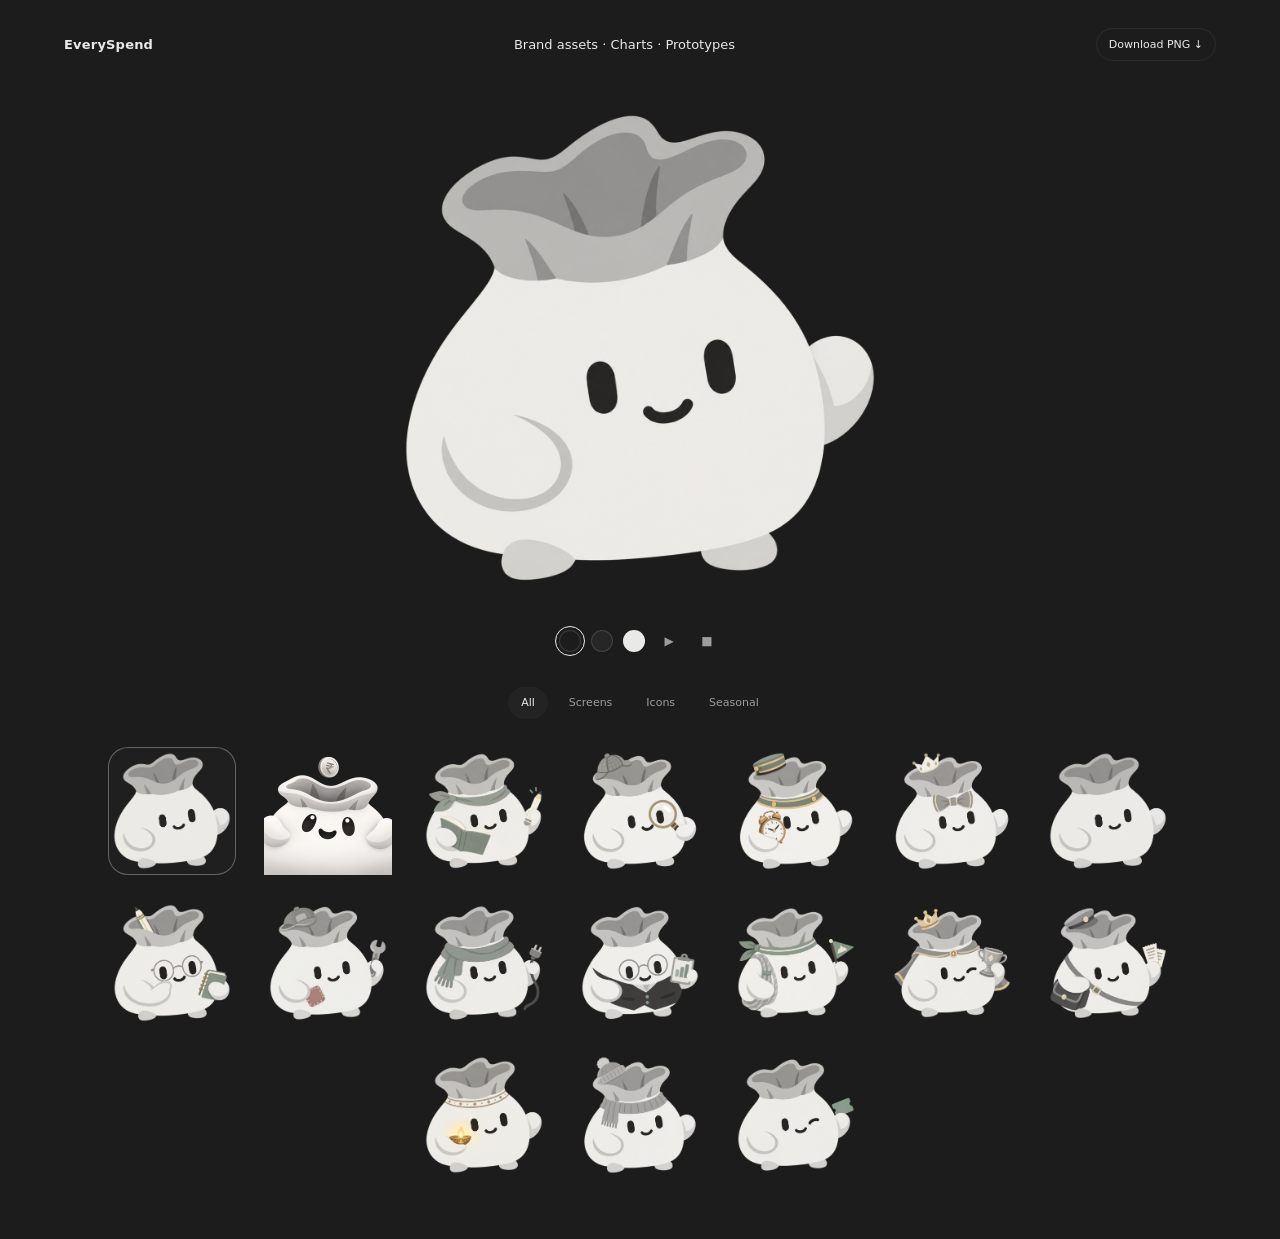
<file: public/branding/index.html>
<!doctype html>
<html lang="en"><head><link rel="icon" type="image/png" href="./assets/images/icon.png"><meta charset="utf-8"><meta name="viewport" content="width=device-width, initial-scale=1"><title>EverySpend · Icon studio</title>
<style>
:root{color-scheme:dark;--bg:#1C1C1C;--text:#E9E9E7;--muted:#9C9C99;--preview-size:clamp(300px,50vw,520px)}
*{box-sizing:border-box}body{margin:0;background:var(--bg);color:var(--text);font:13px/1.4 system-ui,sans-serif}
main{max-width:1200px;margin:auto;padding:20px 24px 60px}header{display:flex;align-items:center;justify-content:space-between;position:sticky;top:0;z-index:1;background:var(--bg);padding:8px 0}
h1{font-size:13px;font-weight:550;letter-spacing:.2px;margin:0}button,a{font:inherit}
button{cursor:pointer;color:inherit}a{color:inherit;text-decoration:none}
.download{padding:8px 12px;border:1px solid #ffffff12;border-radius:20px;font-size:11px}
.preview{scroll-margin-top:12px}.stage{height:clamp(340px,62vh,620px);display:flex;align-items:center;justify-content:center;border-radius:24px}
.stage img{width:var(--preview-size);height:var(--preview-size);max-width:100%;object-fit:contain}
.controls{display:flex;align-items:center;justify-content:center;gap:10px;margin:0 0 32px}
.surface{width:22px;height:22px;border-radius:50%;border:1px solid #ffffff22;padding:0;background:var(--surface)}
.surface[aria-pressed=true]{outline:1px solid var(--text);outline-offset:3px}
.motion-control{width:28px;height:28px;border:0;border-radius:50%;background:transparent;color:var(--muted);padding:0;font-size:12px}
button:disabled{opacity:.35;cursor:default}
button:focus-visible,a:focus-visible{outline:2px solid var(--text);outline-offset:5px}
.filters{display:flex;justify-content:center;gap:8px;flex-wrap:wrap;margin:0 0 28px}
.filter{border:0;border-radius:20px;padding:8px 13px;background:transparent;color:var(--muted);font-size:11px}
.filter[aria-pressed=true]{color:var(--text);background:#ffffff08}
.gallery{display:flex;flex-wrap:wrap;justify-content:center;gap:24px 28px}
.variant{width:128px;height:128px;display:flex;align-items:center;justify-content:center;border:1px solid transparent;border-radius:20px;background:transparent;padding:0}
.variant[aria-pressed=true]{border-color:#E9E9E755;background:#ffffff04}
.variant img{width:128px;height:128px;object-fit:contain;display:block;pointer-events:none}
.variant:hover{background:#ffffff04}
[hidden]{display:none!important}
@media(max-width:520px){:root{--preview-size:360px}main{padding:16px 14px 40px}.stage{height:390px}.gallery{gap:16px}.variant{width:96px;height:96px}.variant img{width:96px;height:96px}}
</style></head><body><main>
<header><h1>EverySpend</h1><nav><a href="brand-assets.html">Brand assets</a> · <a href="charts.html">Charts</a> · <a href="prototypes.html">Prototypes</a></nav><a id="download" class="download" href="./assets/mascot/pouch/screens/normal.png" download>Download PNG ↓</a></header>
<div id="preview" class="preview"><div id="stage" class="stage"><img id="hero" src="./assets/mascot/pouch/screens/normal.png" alt="Pocket · Normal"></div></div>
<div class="controls" aria-label="Preview controls">
<button class="surface" data-color="#1C1C1C" style="--surface:#1C1C1C" aria-label="Graphite background" title="Graphite background" aria-pressed="true"></button>
<button class="surface" data-color="#262626" style="--surface:#262626" aria-label="Card background" title="Card background" aria-pressed="false"></button>
<button class="surface" data-color="#E9E9E7" style="--surface:#E9E9E7" aria-label="Light background" title="Light background" aria-pressed="false"></button>
<button id="play" class="motion-control" aria-label="Play motion" title="Play motion">▶</button>
<button id="stop" class="motion-control" aria-label="Stop motion" title="Stop motion">■</button>
</div>
<div class="filters" aria-label="Artwork groups">
<button class="filter" data-group="all" aria-pressed="true">All</button>
<button class="filter" data-group="screens" aria-pressed="false">Screens</button>
<button class="filter" data-group="icons" aria-pressed="false">Icons</button>
<button class="filter" data-group="seasonal" aria-pressed="false">Seasonal</button>
</div>
<div id="gallery" class="gallery" aria-label="Choose artwork"></div>
</main><script>const assets = {
  "screen-normal": {
    "key": "screen-normal",
    "name": "Pocket \u00b7 Normal",
    "group": "icons",
    "src": "./assets/mascot/pouch/screens/normal.png",
    "motion": "settle"
  },
  "launcher": {
    "key": "launcher",
    "name": "Pocket \u00b7 App icon",
    "group": "icons",
    "src": "./assets/images/icon.png",
    "motion": "settle"
  },
  "screen-empty": {
    "key": "screen-empty",
    "name": "Pocket \u00b7 Empty view",
    "group": "screens",
    "src": "./assets/mascot/pouch/screens/empty.png",
    "motion": "settle"
  },
  "screen-search": {
    "key": "screen-search",
    "name": "Pocket \u00b7 Search",
    "group": "screens",
    "src": "./assets/mascot/pouch/screens/search.png",
    "motion": "settle"
  },
  "screen-reminders": {
    "key": "screen-reminders",
    "name": "Pocket \u00b7 Reminders",
    "group": "screens",
    "src": "./assets/mascot/pouch/screens/reminders.png",
    "motion": "settle"
  },
  "screen-welcome": {
    "key": "screen-welcome",
    "name": "Pocket \u00b7 Welcome",
    "group": "screens",
    "src": "./assets/mascot/pouch/screens/welcome.png",
    "motion": "settle"
  },
  "screen-ai": {
    "key": "screen-ai",
    "name": "Pocket \u00b7 AI assistant",
    "group": "screens",
    "src": "./assets/mascot/pouch/screens/normal.png",
    "motion": "settle"
  },
  "screen-thinking": {
    "key": "screen-thinking",
    "name": "Pocket \u00b7 AI thinking",
    "group": "screens",
    "src": "./assets/mascot/pouch/screens/thinking.png",
    "motion": "pulse"
  },
  "screen-error": {
    "key": "screen-error",
    "name": "Pocket \u00b7 Error",
    "group": "screens",
    "src": "./assets/mascot/pouch/screens/error.png",
    "motion": "settle"
  },
  "screen-offline": {
    "key": "screen-offline",
    "name": "Pocket \u00b7 Offline",
    "group": "screens",
    "src": "./assets/mascot/pouch/screens/offline.png",
    "motion": "settle"
  },
  "screen-analytics": {
    "key": "screen-analytics",
    "name": "Pocket \u00b7 Analytics",
    "group": "screens",
    "src": "./assets/mascot/pouch/screens/analytics.png",
    "motion": "settle"
  },
  "screen-goals": {
    "key": "screen-goals",
    "name": "Pocket \u00b7 Goals",
    "group": "screens",
    "src": "./assets/mascot/pouch/screens/goals.png",
    "motion": "settle"
  },
  "screen-success": {
    "key": "screen-success",
    "name": "Pocket \u00b7 Success",
    "group": "screens",
    "src": "./assets/mascot/pouch/screens/success.png",
    "motion": "celebrate"
  },
  "screen-sync": {
    "key": "screen-sync",
    "name": "Pocket \u00b7 Sync",
    "group": "screens",
    "src": "./assets/mascot/pouch/screens/sync.png",
    "motion": "pulse"
  },
  "screen-diwali": {
    "key": "screen-diwali",
    "name": "Pocket \u00b7 Diwali",
    "group": "seasonal",
    "src": "./assets/mascot/pouch/screens/diwali.png",
    "motion": "settle"
  },
  "screen-winter": {
    "key": "screen-winter",
    "name": "Pocket \u00b7 Winter",
    "group": "seasonal",
    "src": "./assets/mascot/pouch/screens/winter.png",
    "motion": "settle"
  },
  "screen-offer": {
    "key": "screen-offer",
    "name": "Pocket \u00b7 Offer",
    "group": "seasonal",
    "src": "./assets/mascot/pouch/screens/offer.png",
    "motion": "celebrate"
  }
};
let selected="screen-normal";let playback;
const reduced=matchMedia("(prefers-reduced-motion: reduce)");
const hero=document.getElementById("hero");
function stopMotion(){if(playback)playback.cancel();playback=undefined;}
function entrance(){
 if(reduced.matches)return;
 playback=hero.animate([{opacity:.65,transform:"translateY(8px) scale(.97)"},{opacity:1,transform:"translateY(0) scale(1)"}],
 {duration:180,easing:"cubic-bezier(0.23,1,0.32,1)"});
}
for(const asset of Object.values(assets)){
 const button=document.createElement("button");
 button.className="variant";button.dataset.key=asset.key;button.dataset.group=asset.group;
 button.title=asset.name;button.setAttribute("aria-label",asset.name);button.setAttribute("aria-pressed","false");
 button.innerHTML='<img loading="lazy" src="'+asset.src+'" alt="">';
 button.addEventListener("click",()=>{
  select(asset.key);entrance();
  document.getElementById("preview").scrollIntoView({behavior:reduced.matches?"instant":"smooth",block:"start"});
 });
 document.getElementById("gallery").appendChild(button);
}
function select(key){
 stopMotion();selected=key;const asset=assets[key];
 hero.src=asset.src;hero.alt=asset.name;hero.className="";
 const download=document.getElementById("download");download.href=asset.src;download.setAttribute("aria-label","Download "+asset.name);
 document.querySelectorAll(".variant").forEach(button=>button.setAttribute("aria-pressed",String(button.dataset.key===key)));
 history.replaceState(null,"","#"+key);
}
function filter(group){
 document.querySelectorAll(".variant").forEach(button=>button.hidden=group!=="all"&&button.dataset.group!==group);
 document.querySelectorAll(".filter").forEach(button=>button.setAttribute("aria-pressed",String(button.dataset.group===group)));
}
document.querySelectorAll(".filter").forEach(button=>button.addEventListener("click",()=>filter(button.dataset.group)));
document.querySelectorAll(".surface").forEach(button=>button.addEventListener("click",()=>{
 document.getElementById("stage").style.backgroundColor=button.dataset.color;
 document.querySelectorAll(".surface").forEach(item=>item.setAttribute("aria-pressed",String(item===button)));
}));
function updatePreference(){if(reduced.matches)stopMotion();document.getElementById("play").disabled=reduced.matches;}
document.getElementById("play").addEventListener("click",()=>{
 stopMotion();if(reduced.matches)return;
 const motion=assets[selected].motion;
 if(motion==="pulse")playback=hero.animate([{transform:"translateY(0) scale(1)"},{transform:"translateY(-3px) scale(1.025)",offset:.5},{transform:"translateY(0) scale(1)"}],
 {duration:1200,iterations:Infinity,easing:"cubic-bezier(0.77,0,0.175,1)"});
 else if(motion==="celebrate")playback=hero.animate([{transform:"translateY(0) scale(1)"},{transform:"translateY(-8px) scale(1.03)",offset:.4},{transform:"translateY(0) scale(1)"}],
 {duration:500,easing:"cubic-bezier(0.77,0,0.175,1)"});
 else entrance();
});
document.getElementById("stop").addEventListener("click",stopMotion);
document.addEventListener("visibilitychange",()=>{if(document.hidden)stopMotion();});
reduced.addEventListener("change",updatePreference);updatePreference();
const initial=location.hash.slice(1);select(Object.hasOwn(assets,initial)?initial:"screen-normal");filter("all");
</script></body></html>
</file>
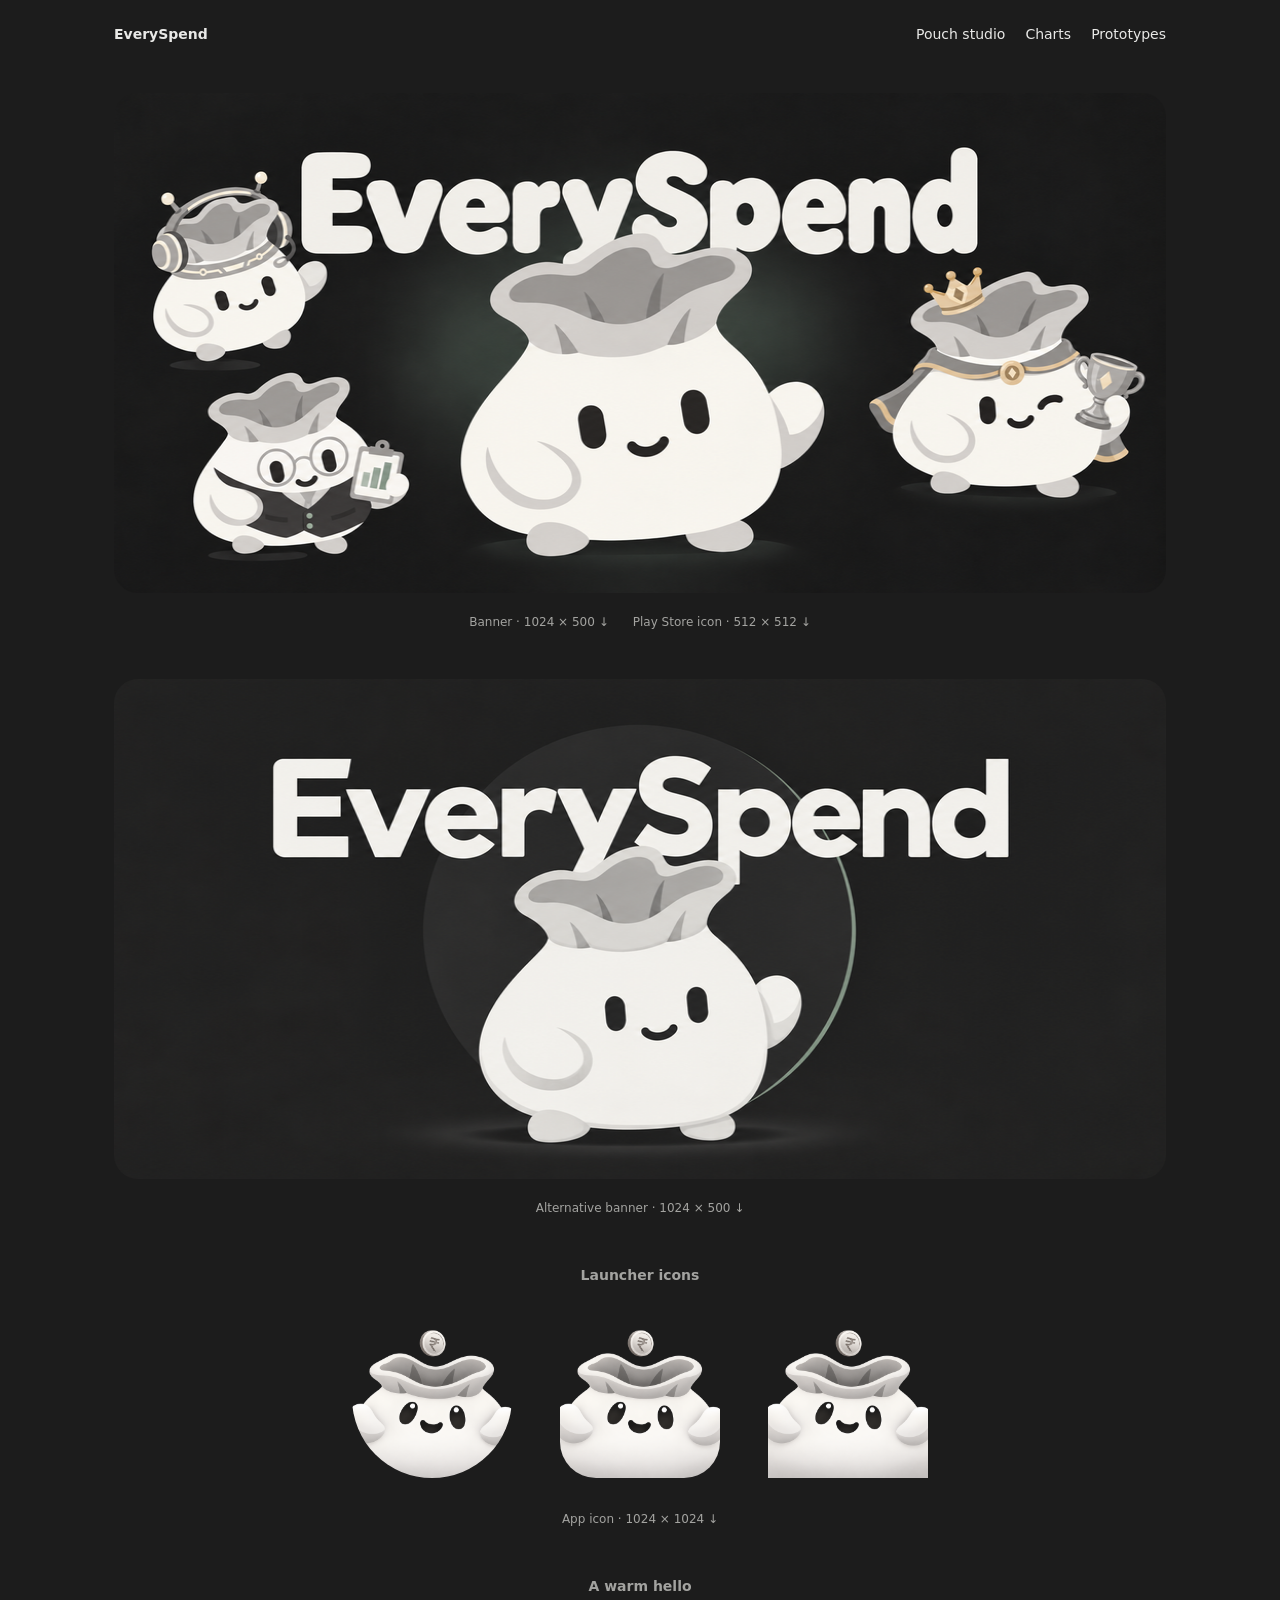
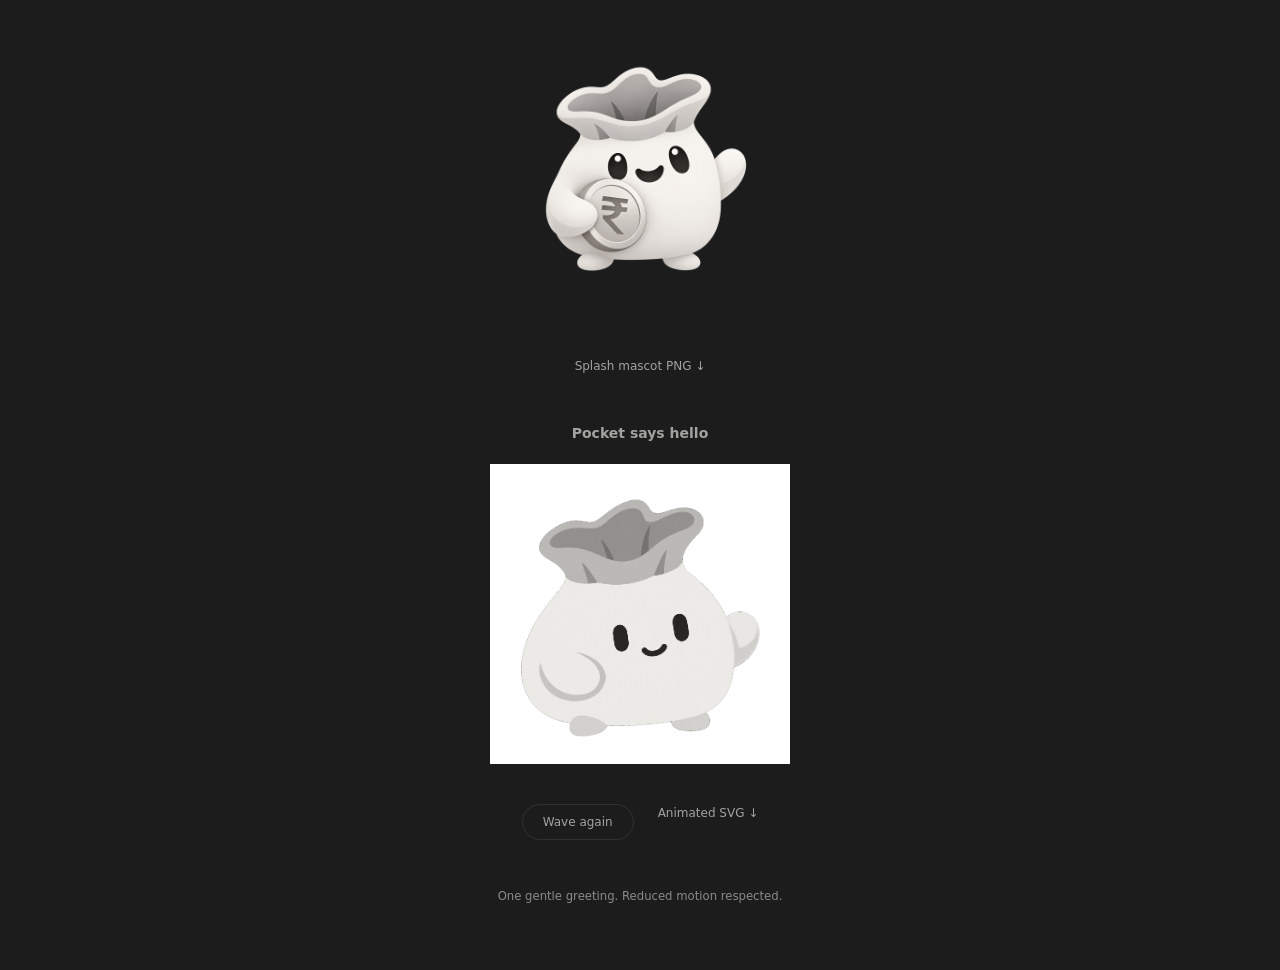
<file: public/branding/brand-assets.html>
<!doctype html>
<html lang="en">
<head>
<meta charset="utf-8"><meta name="viewport" content="width=device-width,initial-scale=1">
<link rel="icon" href="./assets/images/icon.png"><title>EverySpend · Brand assets</title>
<style>
:root{color-scheme:dark}*{box-sizing:border-box}body{margin:0;background:#1C1C1C;color:#E9E9E7;font:14px/1.5 system-ui,sans-serif}main{max-width:1100px;margin:auto;padding:24px 24px 64px}header,nav{display:flex;align-items:center;justify-content:space-between;gap:20px}header{margin-bottom:48px}h1,h2{font-size:14px;font-weight:550;margin:0}a,button{color:inherit;font:inherit;text-decoration:none}a:hover{text-decoration:underline}a:focus-visible,button:focus-visible{outline:2px solid #E9E9E7;outline-offset:4px}.banner{width:100%;display:block;border-radius:24px}.downloads{display:flex;justify-content:center;flex-wrap:wrap;gap:24px;margin:20px 0 48px;color:#A3A3A0;font-size:12px}.icons{display:flex;flex-wrap:wrap;justify-content:center;gap:48px;margin:32px 0}.icons img{width:160px;height:160px;object-fit:contain}.circle{border-radius:50%}.square{border-radius:36px}.wave{display:flex;align-items:center;justify-content:center;min-height:340px}.wave object{width:300px;height:300px;max-width:100%}button{border:1px solid #ffffff18;border-radius:24px;padding:8px 20px;cursor:pointer;background:transparent}.section-title{text-align:center;color:#A3A3A0}small{display:block;text-align:center;color:#8A8A86}@media(max-width:520px){header{align-items:flex-start;gap:12px}nav{gap:12px;flex-wrap:wrap;justify-content:flex-end}.icons{gap:20px}.icons img{width:112px;height:112px}}
</style>
</head>
<body><main>
<header><h1>EverySpend</h1><nav><a href="index.html">Pouch studio</a><a href="charts.html">Charts</a><a href="prototypes.html">Prototypes</a></nav></header>
<img class="banner" src="./assets/store/play-store/feature-graphic-1024x500.png" width="1024" height="500" alt="EverySpend wordmark behind the centered smiling pouch, with AI, analytics and champion companions arranged on graphite.">
<div class="downloads"><a href="./assets/store/play-store/feature-graphic-1024x500.png" download>Banner · 1024 × 500 ↓</a><a href="./assets/store/play-store/icon-512.png" download>Play Store icon · 512 × 512 ↓</a></div>
<img class="banner" src="./assets/store/play-store/feature-graphic-alternative-1024x500.png" width="1024" height="500" alt="EverySpend with one centered smiling pouch, a charcoal circle and subtle sage edge on graphite.">
<div class="downloads"><a href="./assets/store/play-store/feature-graphic-alternative-1024x500.png" download>Alternative banner · 1024 × 500 ↓</a></div>
<h2 class="section-title">Launcher icons</h2>
<div class="icons"><img class="circle" src="./assets/images/icon.png" alt="Centered pouch in a circular icon"><img class="square" src="./assets/images/icon.png" alt="Centered pouch in a rounded-square icon"><img src="./assets/images/icon.png" alt="Square Play Store icon"></div>
<div class="downloads"><a href="./assets/images/icon.png" download>App icon · 1024 × 1024 ↓</a></div>
<h2 class="section-title">A warm hello</h2>
<div class="wave"><img src="./assets/images/splash-icon.png" width="240" height="240" alt="Pocket hugs a rupee coin and waves hello"></div>
<div class="downloads"><a href="./assets/images/splash-icon.png" download>Splash mascot PNG ↓</a></div>
<h2 class="section-title">Pocket says hello</h2>
<div class="wave"><object id="wave" type="image/svg+xml" data="./assets/mascot/pouch/animations/hello.svg" aria-label="Pocket gives a short paw wave"><img src="./assets/mascot/pouch/screens/normal.png" width="300" height="300" alt="Pocket"></object></div>
<div class="downloads"><button id="replay" type="button">Wave again</button><a href="./assets/mascot/pouch/animations/hello.svg" download>Animated SVG ↓</a></div>
<small>One gentle greeting. Reduced motion respected.</small>
</main><script>
document.getElementById("replay").addEventListener("click", () => {
  document.getElementById("wave").data = "./assets/mascot/pouch/animations/hello.svg?replay=" + Date.now();
});
</script></body></html>
</file>
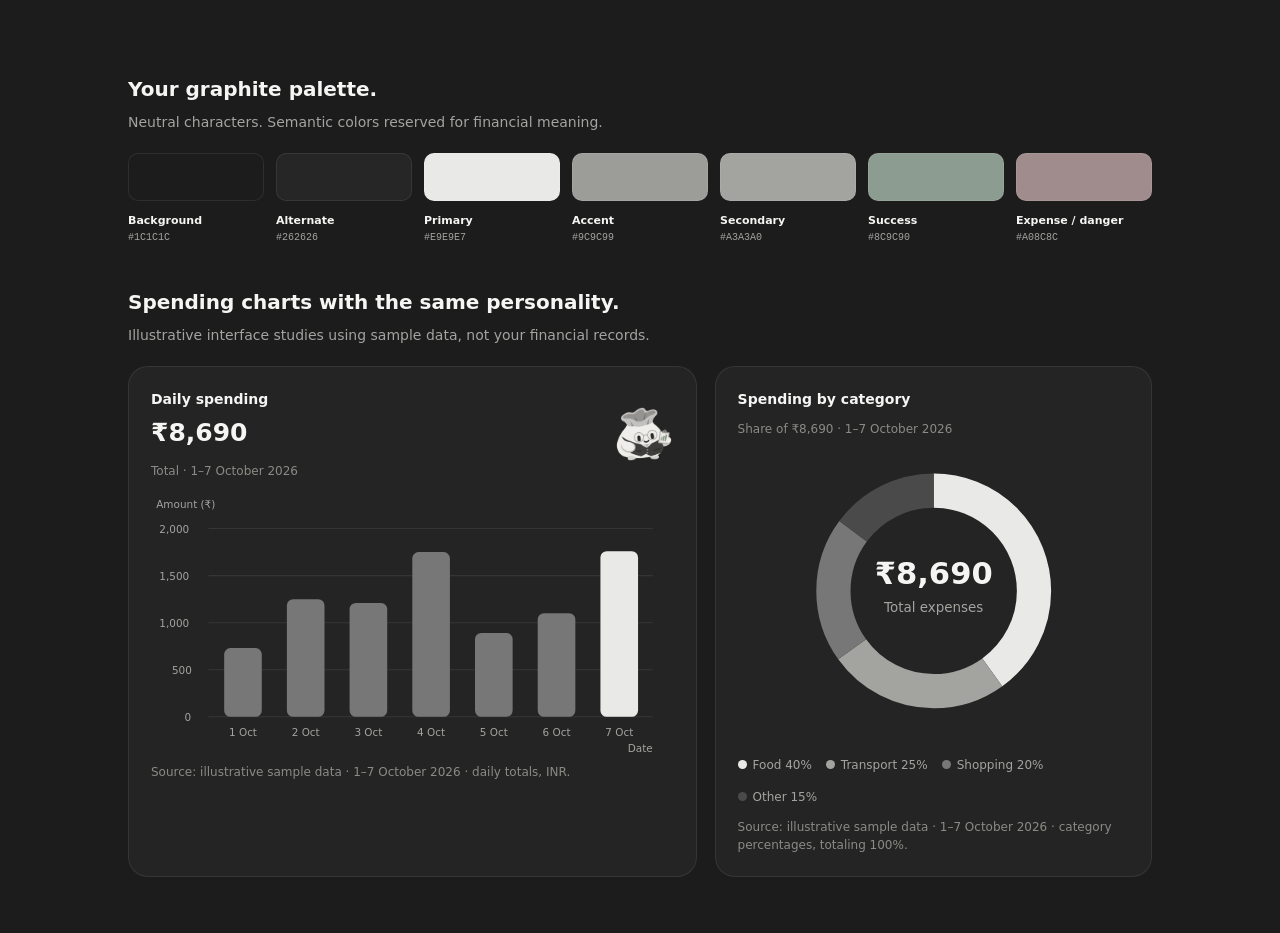
<file: public/branding/charts.html>
<!doctype html><html lang="en"><head><link rel="icon" type="image/png" href="./assets/images/icon.png"><meta charset="utf-8"><meta name="viewport" content="width=device-width, initial-scale=1"><title>EverySpend chart studies</title><style>:root{color-scheme:dark;--bg:#1C1C1C;--alt:#262626;--primary:#E9E9E7;--accent:#9C9C99;--card:#242424;--text:#F5F5F3;--secondary:#A3A3A0;--muted:#8A8A86;--success:#8C9C90;--danger:#A08C8C;--border:rgba(255,255,255,.08)}
*{box-sizing:border-box}
body{margin:0;background:var(--bg);color:var(--text);font:14px/1.5 system-ui,sans-serif}
main{max-width:1080px;margin:auto;padding:32px 28px 56px}
header{display:flex;justify-content:space-between;gap:20px;align-items:center;margin-bottom:30px}
h1,h2,h3,p{margin:0}h1{font-size:24px;letter-spacing:-.8px}h2{font-size:20px;margin-bottom:8px}h3{font-size:14px}
.eyebrow{font-size:10px;letter-spacing:1.8px;color:var(--secondary);text-transform:uppercase;margin-bottom:6px}
.muted{color:var(--secondary)}.caption{font-size:12px;color:var(--muted);margin-top:10px}
.tag{border:1px solid var(--border);border-radius:99px;padding:6px 12px;font-size:11px;white-space:nowrap}
.workspace{display:flex;flex-direction:column;gap:32px}
.preview{width:100%;padding:24px;border:1px solid var(--border);border-radius:24px;background:var(--card);text-align:center}
.stage{height:360px;display:flex;align-items:center;justify-content:center;background:var(--bg);border-radius:18px;overflow:hidden;margin-bottom:20px}
.stage img{width:320px;height:320px;max-width:100%;object-fit:contain}
.stage img.compact{width:218px;height:218px}
.preview>p{max-width:520px;margin-left:auto;margin-right:auto}
.controls{display:flex;justify-content:center;flex-wrap:wrap;gap:8px;margin:14px 0}
button,a{font:inherit}button{cursor:pointer}
.controls button,.filter{border:1px solid var(--border);border-radius:10px;background:var(--alt);color:var(--text);padding:8px 12px;font-size:12px}
button[aria-pressed=true]{border-color:var(--primary);background:var(--bg)}
button:disabled{opacity:.5;cursor:default}
button:focus-visible,a:focus-visible{outline:3px solid var(--primary);outline-offset:4px}
.preview-details{margin:20px auto 0;max-width:540px;padding-top:18px;border-top:1px solid var(--border)}
.preview-details summary{cursor:pointer;font-size:12px;color:var(--secondary)}
.wordmark{display:flex;justify-content:center;gap:10px;align-items:center;margin:18px 0;font-size:25px;font-weight:650;letter-spacing:-1px}
.wordmark img{width:44px;height:44px;object-fit:contain;border-radius:10px}
.crops{display:flex;justify-content:center;align-items:end;gap:24px}
.crops figure{margin:0;text-align:center}
.crops img{object-fit:contain;background:var(--bg);display:block;margin:auto}
figcaption{font-size:11px;color:var(--muted);margin-top:5px}
.download{display:inline-block;padding:10px 20px;background:var(--primary);color:var(--bg);text-decoration:none;text-align:center;border-radius:10px;font-weight:600;margin-top:18px;font-size:12px}
.screen-copy{margin-top:14px}.screen-copy p{font-size:12px;margin-top:4px}
.library{width:100%}.filters{display:flex;justify-content:center;gap:8px;flex-wrap:wrap;margin-bottom:18px}
.gallery{display:grid;grid-template-columns:repeat(4,minmax(0,1fr));gap:12px}
.variant{width:100%;background:var(--card);color:var(--text);border:1px solid var(--border);border-radius:14px;padding:12px;text-align:center}
.variant img{width:112px;height:112px;max-width:100%;object-fit:contain;border-radius:12px;background:var(--bg);display:block;margin:0 auto}
.variant .thumbnail{width:112px;height:112px;padding:0;margin:auto;display:flex;align-items:center;justify-content:center}
.variant img.compact{width:76px;height:76px}
.variant div{padding:10px 0 0}.variant h3{font-size:12px;font-weight:550}
.variant span{display:block;font-size:10px;color:var(--secondary);margin-top:4px}
[hidden]{display:none!important}
section{margin-top:42px}.section-top{margin-bottom:20px}
.palette{display:grid;grid-template-columns:repeat(7,1fr);gap:12px}.swatch{height:48px;border-radius:10px;border:1px solid var(--border);margin-bottom:8px}
.palette strong{font-size:11px}.palette code{display:block;color:var(--secondary);font-size:10px}
.charts{display:grid;grid-template-columns:1.3fr 1fr;gap:18px}.chart{background:var(--card);border:1px solid var(--border);padding:22px;border-radius:20px}
.chart-top{display:flex;justify-content:space-between;align-items:center;gap:16px;margin-bottom:12px}
.chart-top img{width:60px;height:60px;object-fit:contain;border-radius:12px}
.amount{font-size:25px;font-weight:600;margin-top:4px}
svg{width:100%;display:block}svg text{font-family:system-ui,sans-serif}
.legend{display:flex;gap:14px;flex-wrap:wrap;color:var(--secondary);font-size:12px;margin:12px 0}.dot{display:inline-block;width:9px;height:9px;border-radius:50%;margin-right:6px}
.motion{display:grid;grid-template-columns:repeat(3,1fr);gap:26px;border-top:1px solid var(--border);padding-top:22px}.motion p{color:var(--secondary);font-size:13px;margin-top:6px}
footer{border-top:1px solid var(--border);margin-top:38px;padding-top:20px;font-size:12px;color:var(--muted)}
@media(max-width:760px){.gallery{grid-template-columns:repeat(3,minmax(0,1fr))}.charts,.motion{grid-template-columns:1fr}.palette{grid-template-columns:repeat(4,1fr)}}
@media(max-width:480px){main{padding:20px 14px}.preview{padding:14px}.stage{height:300px}.stage img{width:260px;height:260px}.stage img.compact{width:177px;height:177px}.gallery{grid-template-columns:repeat(2,minmax(0,1fr))}header{align-items:start}.tag{white-space:normal;font-size:10px}h1{font-size:20px}}
</style></head><body><main>  <section>
    <div class="section-top"><h2>Your graphite palette.</h2><p class="muted">Neutral characters. Semantic colors reserved for financial meaning.</p></div>
    <div class="palette">
      <div><div class="swatch" style="background:#1C1C1C"></div><strong>Background</strong><code>#1C1C1C</code></div>
      <div><div class="swatch" style="background:#262626"></div><strong>Alternate</strong><code>#262626</code></div>
      <div><div class="swatch" style="background:#E9E9E7"></div><strong>Primary</strong><code>#E9E9E7</code></div>
      <div><div class="swatch" style="background:#9C9C99"></div><strong>Accent</strong><code>#9C9C99</code></div>
      <div><div class="swatch" style="background:#A3A3A0"></div><strong>Secondary</strong><code>#A3A3A0</code></div>
      <div><div class="swatch" style="background:#8C9C90"></div><strong>Success</strong><code>#8C9C90</code></div>
      <div><div class="swatch" style="background:#A08C8C"></div><strong>Expense / danger</strong><code>#A08C8C</code></div>
    </div>
  </section>
  <section>
    <div class="section-top"><h2>Spending charts with the same personality.</h2><p class="muted">Illustrative interface studies using sample data, not your financial records.</p></div>
    <div class="charts">
      <div class="chart">
        <div class="chart-top"><div><h3>Daily spending</h3><div class="amount">₹8,690</div><p class="caption">Total · 1–7 October 2026</p></div><img class="selected-image" src="./assets/mascot/pouch/screens/analytics.png" alt="Selected mascot beside spending summary"></div>
        <svg viewBox="0 0 500 250" role="img" aria-labelledby="daily-title daily-desc">
          <title id="daily-title">Daily expense amounts in Indian rupees, 1–7 October 2026</title><desc id="daily-desc">Daily amounts: 730, 1250, 1210, 1750, 890, 1100 and 1760 rupees. Total 8690 rupees.</desc>
          <g stroke="rgba(255,255,255,.08)"><path d="M55 35H480M55 80H480M55 125H480M55 170H480M55 215H480"/></g>
          <g fill="#A3A3A0" font-size="10"><text x="8" y="39">2,000</text><text x="8" y="84">1,500</text><text x="8" y="129">1,000</text><text x="20" y="174">500</text><text x="32" y="219">0</text><text x="5" y="15">Amount (₹)</text></g>
          <g fill="#777777"><rect x="70" y="149.3" width="36" height="65.7" rx="6"/><rect x="130" y="102.5" width="36" height="112.5" rx="6"/><rect x="190" y="106.1" width="36" height="108.9" rx="6"/><rect x="250" y="57.5" width="36" height="157.5" rx="6"/><rect x="310" y="134.9" width="36" height="80.1" rx="6"/><rect x="370" y="116" width="36" height="99" rx="6"/></g>
          <rect x="430" y="56.6" width="36" height="158.4" rx="6" fill="#E9E9E7"/>
          <g fill="#A3A3A0" text-anchor="middle" font-size="10"><text x="88" y="233">1 Oct</text><text x="148" y="233">2 Oct</text><text x="208" y="233">3 Oct</text><text x="268" y="233">4 Oct</text><text x="328" y="233">5 Oct</text><text x="388" y="233">6 Oct</text><text x="448" y="233">7 Oct</text></g>
          <text x="480" y="249" fill="#A3A3A0" font-size="10" text-anchor="end">Date</text>
        </svg>
        <p class="caption">Source: illustrative sample data · 1–7 October 2026 · daily totals, INR.</p>
      </div>
      <div class="chart">
        <h3>Spending by category</h3><p class="caption">Share of ₹8,690 · 1–7 October 2026</p>
        <svg viewBox="0 0 320 250" role="img" aria-labelledby="category-title category-desc">
          <title id="category-title">Category share of sample spending</title><desc id="category-desc">Food 40 percent, transport 25 percent, shopping 20 percent, other 15 percent.</desc>
          <g transform="translate(160 125) rotate(-90)" fill="none" stroke-width="28">
            <circle r="82" stroke="#E9E9E7" stroke-dasharray="206.088 515.221"/>
            <circle r="82" stroke="#A3A3A0" stroke-dasharray="128.805 515.221" stroke-dashoffset="-206.088"/>
            <circle r="82" stroke="#777777" stroke-dasharray="103.044 515.221" stroke-dashoffset="-334.893"/>
            <circle r="82" stroke="#4A4A4A" stroke-dasharray="77.283 515.221" stroke-dashoffset="-437.937"/>
          </g>
          <text x="160" y="119" text-anchor="middle" fill="#F5F5F3" font-size="25" font-weight="600">₹8,690</text><text x="160" y="142" text-anchor="middle" fill="#A3A3A0" font-size="11">Total expenses</text>
        </svg>
        <div class="legend"><span><i class="dot" style="background:#E9E9E7"></i>Food 40%</span><span><i class="dot" style="background:#A3A3A0"></i>Transport 25%</span><span><i class="dot" style="background:#777777"></i>Shopping 20%</span><span><i class="dot" style="background:#4A4A4A"></i>Other 15%</span></div>
        <p class="caption">Source: illustrative sample data · 1–7 October 2026 · category percentages, totaling 100%.</p>
      </div>
    </div>
  </section></main></body></html>
</file>
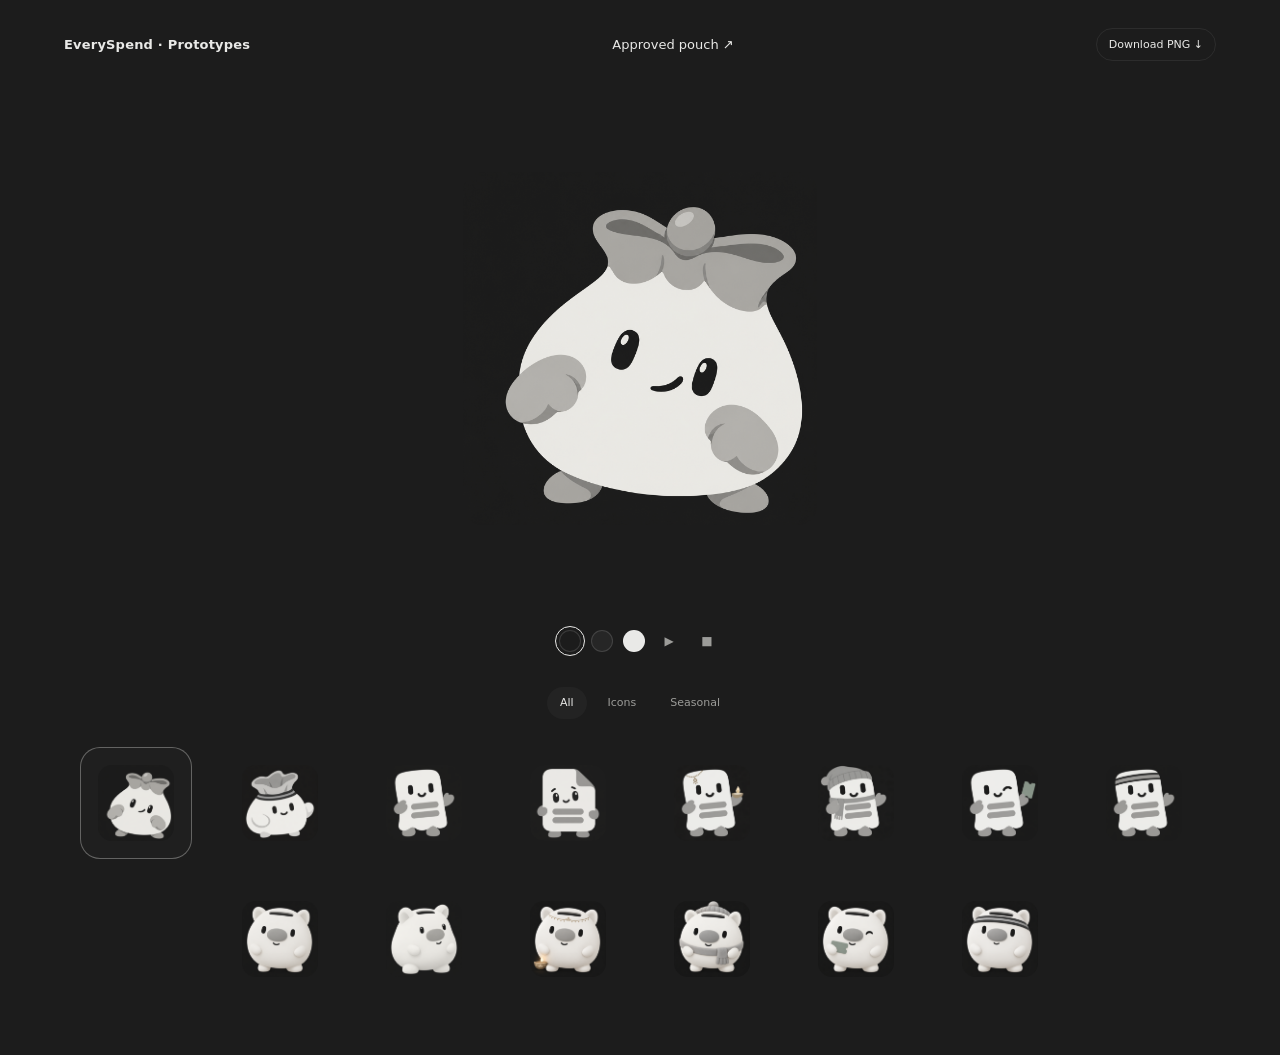
<file: public/branding/prototypes.html>
<!doctype html>
<html lang="en"><head><link rel="icon" type="image/png" href="./assets/images/icon.png"><meta charset="utf-8"><meta name="viewport" content="width=device-width, initial-scale=1"><title>EverySpend · Icon studio</title>
<style>
:root{color-scheme:dark;--bg:#1C1C1C;--text:#E9E9E7;--muted:#9C9C99;--preview-size:clamp(300px,50vw,520px)}
*{box-sizing:border-box}body{margin:0;background:var(--bg);color:var(--text);font:13px/1.4 system-ui,sans-serif}
main{max-width:1200px;margin:auto;padding:20px 24px 60px}header{display:flex;align-items:center;justify-content:space-between;position:sticky;top:0;z-index:1;background:var(--bg);padding:8px 0}
h1{font-size:13px;font-weight:550;letter-spacing:.2px;margin:0}button,a{font:inherit}
button{cursor:pointer;color:inherit}a{color:inherit;text-decoration:none}
.download{padding:8px 12px;border:1px solid #ffffff12;border-radius:20px;font-size:11px}
.preview{scroll-margin-top:12px}.stage{height:clamp(340px,62vh,620px);display:flex;align-items:center;justify-content:center;border-radius:24px}
.stage img{width:var(--preview-size);height:var(--preview-size);max-width:100%;object-fit:contain}
.stage img.compact{width:calc(var(--preview-size) * .68);height:calc(var(--preview-size) * .68);border-radius:20px}
.controls{display:flex;align-items:center;justify-content:center;gap:10px;margin:0 0 32px}
.surface{width:22px;height:22px;border-radius:50%;border:1px solid #ffffff22;padding:0;background:var(--surface)}
.surface[aria-pressed=true]{outline:1px solid var(--text);outline-offset:3px}
.motion-control{width:28px;height:28px;border:0;border-radius:50%;background:transparent;color:var(--muted);padding:0;font-size:12px}
button:disabled{opacity:.35;cursor:default}
button:focus-visible,a:focus-visible{outline:2px solid var(--text);outline-offset:5px}
.filters{display:flex;justify-content:center;gap:8px;flex-wrap:wrap;margin:0 0 28px}
.filter{border:0;border-radius:20px;padding:8px 13px;background:transparent;color:var(--muted);font-size:11px}
.filter[aria-pressed=true]{color:var(--text);background:#ffffff08}
.gallery{display:flex;flex-wrap:wrap;justify-content:center;gap:24px 32px}
.variant{width:112px;height:112px;display:flex;align-items:center;justify-content:center;border:1px solid transparent;border-radius:20px;background:transparent;padding:0}
.variant[aria-pressed=true]{border-color:#E9E9E755;background:#ffffff04}
.variant img{width:112px;height:112px;object-fit:contain;display:block;pointer-events:none}
.variant img.compact{width:76px;height:76px;border-radius:14px}
.variant:hover{background:#ffffff04}
[hidden]{display:none!important}
@media(max-width:520px){:root{--preview-size:360px}main{padding:16px 14px 40px}.stage{height:390px}.gallery{gap:16px}.variant{width:96px;height:96px}.variant img{width:96px;height:96px}.variant img.compact{width:65px;height:65px}}
</style></head><body><main>
<header><h1>EverySpend · Prototypes</h1><a href="index.html">Approved pouch ↗</a><a id="download" class="download" href="./assets/mascot/prototypes/pouch/default-b.png" download>Download PNG ↓</a></header>
<div id="preview" class="preview"><div id="stage" class="stage"><img id="hero" src="./assets/mascot/prototypes/pouch/default-b.png" alt="Pocket · Prototype"></div></div>
<div class="controls" aria-label="Preview controls">
<button class="surface" data-color="#1C1C1C" style="--surface:#1C1C1C" aria-label="Graphite background" title="Graphite background" aria-pressed="true"></button>
<button class="surface" data-color="#262626" style="--surface:#262626" aria-label="Card background" title="Card background" aria-pressed="false"></button>
<button class="surface" data-color="#E9E9E7" style="--surface:#E9E9E7" aria-label="Light background" title="Light background" aria-pressed="false"></button>
<button id="play" class="motion-control" aria-label="Play motion" title="Play motion">▶</button>
<button id="stop" class="motion-control" aria-label="Stop motion" title="Stop motion">■</button>
</div>
<div class="filters" aria-label="Artwork groups">
<button class="filter" data-group="all" aria-pressed="true">All</button>

<button class="filter" data-group="icons" aria-pressed="false">Icons</button>
<button class="filter" data-group="seasonal" aria-pressed="false">Seasonal</button>
</div>
<div id="gallery" class="gallery" aria-label="Choose artwork"></div>
</main><script>const assets = {
  "pouch-b": {
    "key": "pouch-b",
    "name": "Pocket \u00b7 B",
    "group": "icons",
    "src": "./assets/mascot/prototypes/pouch/default-b.png",
    "motion": "settle"
  },
  "pouch-focus": {
    "key": "pouch-focus",
    "name": "Pocket \u00b7 Focus",
    "group": "seasonal",
    "src": "./assets/mascot/prototypes/pouch/focus.png",
    "motion": "settle"
  },
  "receipt-a": {
    "key": "receipt-a",
    "name": "Slip \u00b7 A",
    "group": "icons",
    "src": "./assets/mascot/prototypes/receipt/icons/default-a.png",
    "motion": "settle"
  },
  "receipt-b": {
    "key": "receipt-b",
    "name": "Slip \u00b7 B",
    "group": "icons",
    "src": "./assets/mascot/prototypes/receipt/icons/default-b.png",
    "motion": "settle"
  },
  "receipt-diwali": {
    "key": "receipt-diwali",
    "name": "Slip \u00b7 Diwali",
    "group": "seasonal",
    "src": "./assets/mascot/prototypes/receipt/seasonal/diwali.png",
    "motion": "settle"
  },
  "receipt-winter": {
    "key": "receipt-winter",
    "name": "Slip \u00b7 Winter",
    "group": "seasonal",
    "src": "./assets/mascot/prototypes/receipt/seasonal/winter.png",
    "motion": "settle"
  },
  "receipt-offer": {
    "key": "receipt-offer",
    "name": "Slip \u00b7 Offer",
    "group": "seasonal",
    "src": "./assets/mascot/prototypes/receipt/seasonal/offer.png",
    "motion": "settle"
  },
  "receipt-focus": {
    "key": "receipt-focus",
    "name": "Slip \u00b7 Focus",
    "group": "seasonal",
    "src": "./assets/mascot/prototypes/receipt/seasonal/focus.png",
    "motion": "settle"
  },
  "piggy-a": {
    "key": "piggy-a",
    "name": "Penny \u00b7 A",
    "group": "icons",
    "src": "./assets/mascot/prototypes/piggy/icons/default-a.png",
    "motion": "settle"
  },
  "piggy-b": {
    "key": "piggy-b",
    "name": "Penny \u00b7 B",
    "group": "icons",
    "src": "./assets/mascot/prototypes/piggy/icons/default-b.png",
    "motion": "settle"
  },
  "piggy-diwali": {
    "key": "piggy-diwali",
    "name": "Penny \u00b7 Diwali",
    "group": "seasonal",
    "src": "./assets/mascot/prototypes/piggy/seasonal/diwali.png",
    "motion": "settle"
  },
  "piggy-winter": {
    "key": "piggy-winter",
    "name": "Penny \u00b7 Winter",
    "group": "seasonal",
    "src": "./assets/mascot/prototypes/piggy/seasonal/winter.png",
    "motion": "settle"
  },
  "piggy-offer": {
    "key": "piggy-offer",
    "name": "Penny \u00b7 Offer",
    "group": "seasonal",
    "src": "./assets/mascot/prototypes/piggy/seasonal/offer.png",
    "motion": "settle"
  },
  "piggy-focus": {
    "key": "piggy-focus",
    "name": "Penny \u00b7 Focus",
    "group": "seasonal",
    "src": "./assets/mascot/prototypes/piggy/seasonal/focus.png",
    "motion": "settle"
  }
};
let selected="pouch-b";let playback;
const reduced=matchMedia("(prefers-reduced-motion: reduce)");
const hero=document.getElementById("hero");
function stopMotion(){if(playback)playback.cancel();playback=undefined;}
function entrance(){
 if(reduced.matches)return;
 playback=hero.animate([{opacity:.65,transform:"translateY(8px) scale(.97)"},{opacity:1,transform:"translateY(0) scale(1)"}],
 {duration:180,easing:"cubic-bezier(0.23,1,0.32,1)"});
}
for(const asset of Object.values(assets)){
 const button=document.createElement("button");
 button.className="variant";button.dataset.key=asset.key;button.dataset.group=asset.group;
 button.title=asset.name;button.setAttribute("aria-label",asset.name);button.setAttribute("aria-pressed","false");
 button.innerHTML='<img class="'+(asset.group==="screens"?"":"compact")+'" loading="lazy" src="'+asset.src+'" alt="">';
 button.addEventListener("click",()=>{
  select(asset.key);entrance();
  document.getElementById("preview").scrollIntoView({behavior:reduced.matches?"instant":"smooth",block:"start"});
 });
 document.getElementById("gallery").appendChild(button);
}
function select(key){
 stopMotion();selected=key;const asset=assets[key];
 hero.src=asset.src;hero.alt=asset.name;hero.className=asset.group==="screens"?"":"compact";
 const download=document.getElementById("download");download.href=asset.src;download.setAttribute("aria-label","Download "+asset.name);
 document.querySelectorAll(".variant").forEach(button=>button.setAttribute("aria-pressed",String(button.dataset.key===key)));
 history.replaceState(null,"","#"+key);
}
function filter(group){
 document.querySelectorAll(".variant").forEach(button=>button.hidden=group!=="all"&&button.dataset.group!==group);
 document.querySelectorAll(".filter").forEach(button=>button.setAttribute("aria-pressed",String(button.dataset.group===group)));
}
document.querySelectorAll(".filter").forEach(button=>button.addEventListener("click",()=>filter(button.dataset.group)));
document.querySelectorAll(".surface").forEach(button=>button.addEventListener("click",()=>{
 document.getElementById("stage").style.backgroundColor=button.dataset.color;
 document.querySelectorAll(".surface").forEach(item=>item.setAttribute("aria-pressed",String(item===button)));
}));
function updatePreference(){if(reduced.matches)stopMotion();document.getElementById("play").disabled=reduced.matches;}
document.getElementById("play").addEventListener("click",()=>{
 stopMotion();if(reduced.matches)return;
 const motion=assets[selected].motion;
 if(motion==="pulse")playback=hero.animate([{transform:"translateY(0) scale(1)"},{transform:"translateY(-3px) scale(1.025)",offset:.5},{transform:"translateY(0) scale(1)"}],
 {duration:1200,iterations:Infinity,easing:"cubic-bezier(0.77,0,0.175,1)"});
 else if(motion==="celebrate")playback=hero.animate([{transform:"translateY(0) scale(1)"},{transform:"translateY(-8px) scale(1.03)",offset:.4},{transform:"translateY(0) scale(1)"}],
 {duration:500,easing:"cubic-bezier(0.77,0,0.175,1)"});
 else entrance();
});
document.getElementById("stop").addEventListener("click",stopMotion);
document.addEventListener("visibilitychange",()=>{if(document.hidden)stopMotion();});
reduced.addEventListener("change",updatePreference);updatePreference();
const initial=location.hash.slice(1);select(Object.hasOwn(assets,initial)?initial:"pouch-b");filter("all");
</script></body></html>
</file>
